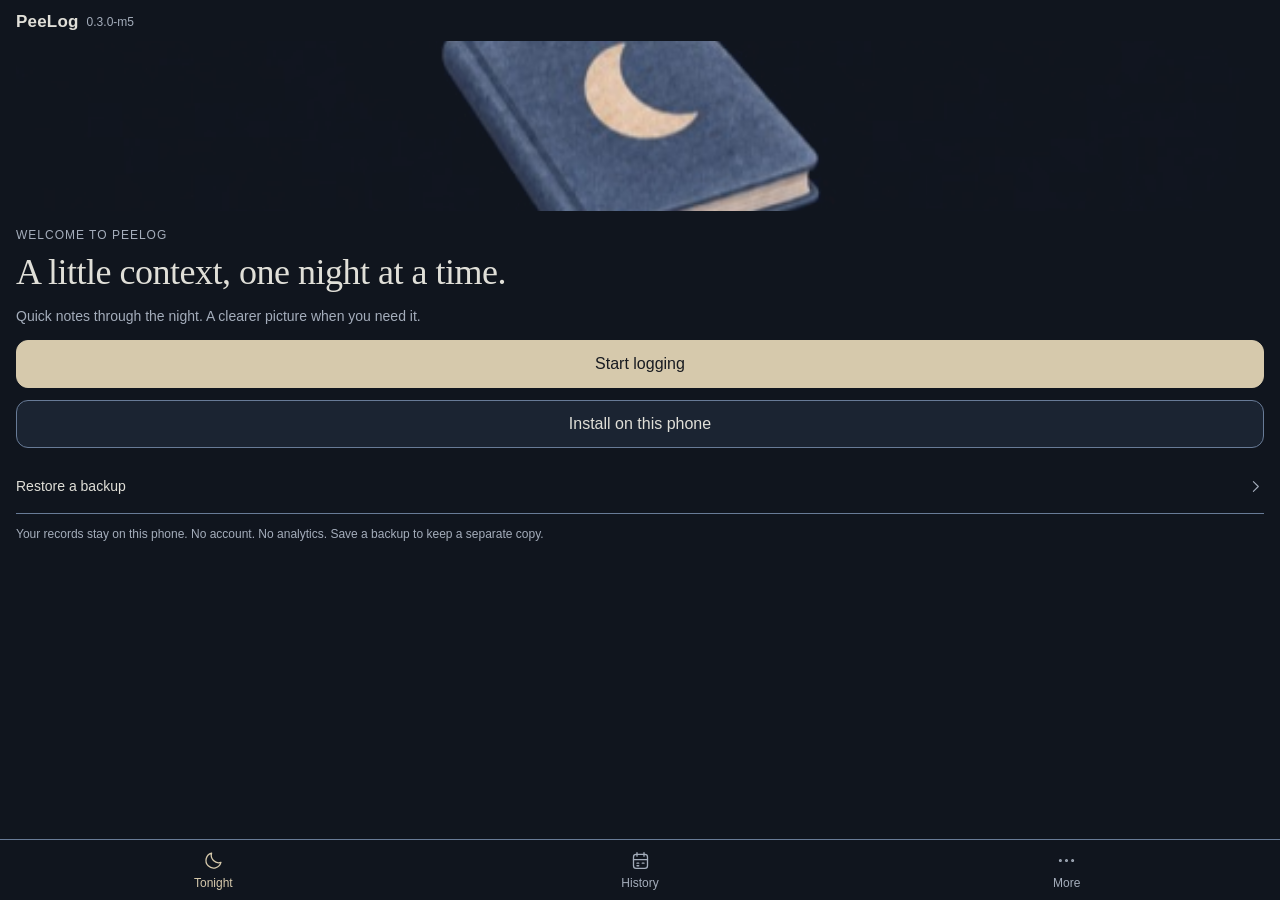
<file: index.html>
<!doctype html>
<html lang="en">
<head>
<meta charset="utf-8">
<meta name="viewport" content="width=device-width, initial-scale=1, viewport-fit=cover">
<title>PeeLog</title>
<meta name="description" content="Night-wetting tracker.">

<meta name="theme-color" content="#10151E">
<meta name="color-scheme" content="dark">
<link rel="manifest" href="manifest.webmanifest">

<!-- Still required by older iOS; modern iOS reads display:standalone from the manifest. -->
<meta name="apple-mobile-web-app-capable" content="yes">
<meta name="apple-mobile-web-app-status-bar-style" content="black-translucent">
<meta name="apple-mobile-web-app-title" content="PeeLog">
<link rel="apple-touch-icon" href="icons/apple-touch-icon-180.png">
<link rel="icon" href="icons/favicon-32.png" sizes="32x32">

<link rel="stylesheet" href="app.css">
</head>
<body>

<!-- sprite:start -->
<svg xmlns="http://www.w3.org/2000/svg" style="display:none" aria-hidden="true"><symbol id="i-moon" viewBox="0 0 24 24"><path d="M20.5 14.2A8.6 8.6 0 0 1 9.8 3.5a8.7 8.7 0 1 0 10.7 10.7Z"/></symbol><symbol id="i-toilet" viewBox="0 0 24 24"><path d="M5 4h5v8H5zM5 12h15c0 4-3 6-7 6H9c-2 0-4-2-4-6ZM10 18v3h6l-1-3M13 9h7"/></symbol><symbol id="i-carry" viewBox="0 0 24 24"><circle cx="9" cy="5" r="2"/><path d="M5 21v-7c0-3 1-5 4-5l4 5h6M9 14v7M13 7l2 2 4-2M15 9l-2 4"/><circle cx="19" cy="4" r="1.5"/></symbol><symbol id="i-dinner" viewBox="0 0 24 24"><path d="M6 3v5a2 2 0 0 0 4 0V3M8 3v18M17 3c-2 1-3 3-3 6v4h3v8"/></symbol><symbol id="i-water" viewBox="0 0 24 24"><path d="M6 5h12l-1.5 15h-9ZM7 11c3-2 6 2 10 0M10 2h4"/></symbol><symbol id="i-wake" viewBox="0 0 24 24"><path d="M6 14a6 6 0 0 1 12 0M3 14h18M5 5l2 2M12 2v3M19 5l-2 2M6 18h12M9 21h6"/></symbol><symbol id="i-drop" viewBox="0 0 24 24"><path d="M12 3c-2 4-7 8-7 12a7 7 0 0 0 14 0c0-4-5-8-7-12ZM9 16c0 1.5 1 2 2 2"/></symbol><symbol id="i-history" viewBox="0 0 24 24"><rect x="4" y="5" width="16" height="16" rx="3"/><path d="M8 3v4M16 3v4M4 11h16M8 15h2M14 15h2M8 18h2"/></symbol><symbol id="i-more" viewBox="0 0 24 24"><circle cx="5" cy="12" r="1"/><circle cx="12" cy="12" r="1"/><circle cx="19" cy="12" r="1"/></symbol><symbol id="i-check" viewBox="0 0 24 24"><path d="m6 12 4 4 8-8"/></symbol><symbol id="i-chevron-right" viewBox="0 0 24 24"><path d="m9 5 7 7-7 7"/></symbol><symbol id="i-back" viewBox="0 0 24 24"><path d="m14 5-7 7 7 7"/></symbol><symbol id="i-undo" viewBox="0 0 24 24"><path d="m8 5-5 5 5 5M3 10h10a6 6 0 0 1 0 12"/></symbol><symbol id="i-plus" viewBox="0 0 24 24"><path d="M12 5v14M5 12h14"/></symbol><symbol id="i-minus" viewBox="0 0 24 24"><path d="M5 12h14"/></symbol><symbol id="i-close" viewBox="0 0 24 24"><path d="m6 6 12 12M18 6 6 18"/></symbol><symbol id="i-edit" viewBox="0 0 24 24"><path d="m4 16-1 5 5-1L20 8l-4-4L4 16ZM14 6l4 4"/></symbol><symbol id="i-delete" viewBox="0 0 24 24"><path d="M4 7h16M9 3h6l1 4M6 7l1 14h10l1-14M10 11v6M14 11v6"/></symbol><symbol id="i-clock" viewBox="0 0 24 24"><circle cx="12" cy="12" r="9"/><path d="M12 7v5l3 2"/></symbol><symbol id="i-bed" viewBox="0 0 24 24"><path d="M3 6v15M21 12v9M3 17h18M3 12h18M7 12V8h5v4M12 9h5c3 0 4 1 4 3"/></symbol><symbol id="i-sun" viewBox="0 0 24 24"><circle cx="12" cy="12" r="4"/><path d="M12 2v2M12 20v2M2 12h2M20 12h2M5 5l1 1M18 18l1 1M19 5l-1 1M6 18l-1 1"/></symbol><symbol id="i-note" viewBox="0 0 24 24"><path d="M5 3h10l4 4v14H5ZM15 3v5h4M8 12h8M8 16h6"/></symbol><symbol id="i-patterns" viewBox="0 0 24 24"><path d="M4 3v17h17M8 16v-4M13 16V7M18 16v-7"/></symbol><symbol id="i-routine" viewBox="0 0 24 24"><path d="M5 7h13l-3-3M19 17H6l3 3M19 7v4M5 17v-4"/></symbol><symbol id="i-backup" viewBox="0 0 24 24"><path d="M5 16v5h14v-5M12 16V3M7 8l5-5 5 5"/></symbol><symbol id="i-restore" viewBox="0 0 24 24"><path d="M5 16v5h14v-5M12 3v13M7 11l5 5 5-5"/></symbol><symbol id="i-share" viewBox="0 0 24 24"><path d="M8 9H4v12h16V9h-4M12 15V2M8 6l4-4 4 4"/></symbol><symbol id="i-print" viewBox="0 0 24 24"><path d="M7 8V3h10v5M6 17H3V9h18v8h-3M7 14h10v7H7ZM17 11h1"/></symbol><symbol id="i-shield" viewBox="0 0 24 24"><path d="m12 3 8 3v6c0 5-8 9-8 9s-8-4-8-9V6l8-3ZM8 12l3 3 5-6"/></symbol><symbol id="i-info" viewBox="0 0 24 24"><circle cx="12" cy="12" r="9"/><path d="M12 11v6M12 7v.1"/></symbol><symbol id="i-alert" viewBox="0 0 24 24"><path d="m12 3 10 18H2L12 3ZM12 9v5M12 17v.1"/></symbol><symbol id="i-phone" viewBox="0 0 24 24"><rect x="6" y="2" width="12" height="20" rx="3"/><path d="M10 5h4M10 19h4"/></symbol><symbol id="i-offline" viewBox="0 0 24 24"><path d="m3 3 18 18M5 8a13 13 0 0 0-3 2M8 12a7 7 0 0 0-2 2M10 17l2 2 2-2M10 6a13 13 0 0 1 12 4M14 11a7 7 0 0 1 4 3"/></symbol><symbol id="i-appearance" viewBox="0 0 24 24"><circle cx="12" cy="12" r="9"/><path d="M12 3v18M12 7a5 5 0 0 1 0 10"/></symbol><symbol id="i-reminder" viewBox="0 0 24 24"><path d="M5 17h14l-2-3V9a5 5 0 0 0-10 0v5l-2 3ZM10 21h4M12 2v2"/></symbol><symbol id="i-filter" viewBox="0 0 24 24"><path d="M4 6h16M7 12h10M10 18h4"/></symbol><symbol id="i-empty" viewBox="0 0 24 24"><path d="M4 5h7l2 2h7v14H4ZM8 13h8M8 17h5"/></symbol><symbol id="i-review" viewBox="0 0 24 24"><circle cx="12" cy="12" r="9"/><path d="M12 6v7M12 17v.1"/></symbol><symbol id="i-dry" viewBox="0 0 24 24"><circle cx="12" cy="12" r="7"/></symbol><symbol id="i-missing" viewBox="0 0 24 24"><path stroke-dasharray="2 4" d="M19 12a7 7 0 1 1-14 0 7 7 0 0 1 14 0"/></symbol><symbol id="i-complete" viewBox="0 0 24 24"><circle cx="12" cy="12" r="9"/><path d="m7 12 3 3 7-7"/></symbol></svg>
<!-- sprite:end -->

<p class="banner" id="banner" hidden></p>

<header class="top">
  <button class="back" id="back" type="button" aria-label="Back" hidden><svg class="ico"><use href="#i-back"/></svg></button>
  <h1>PeeLog</h1>
  <span class="ver" id="ver">–</span>
</header>

<main>
  <!-- Router container: js/app.js mounts one screen module here. -->
  <div class="view" id="screen"></div>
</main>

<nav class="tabs">
  <a href="#/tonight" data-tab="tonight" aria-current="page"><svg class="ico"><use href="#i-moon"/></svg><span>Tonight</span></a>
  <a href="#/history" data-tab="history"><svg class="ico"><use href="#i-history"/></svg><span>History</span></a>
  <a href="#/more" data-tab="more"><svg class="ico"><use href="#i-more"/></svg><span>More</span></a>
</nav>

<script type="module" src="js/app.js"></script>
</body>
</html>
</file>
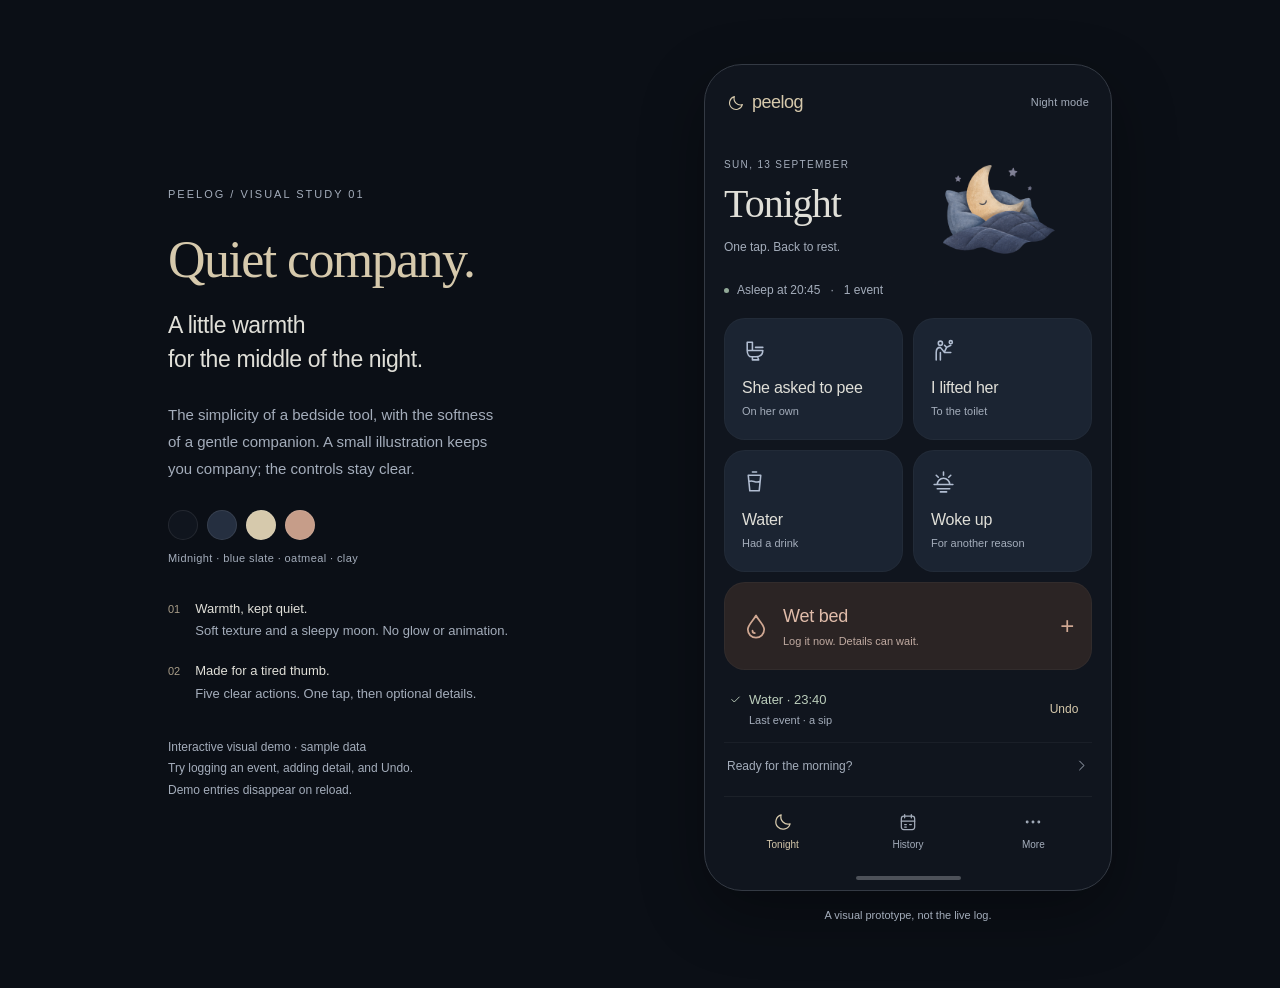
<file: docs/demo/index.html>
<!doctype html>
<html lang="en">
<head>
  <meta charset="utf-8">
  <meta name="viewport" content="width=device-width, initial-scale=1">
  <meta name="color-scheme" content="dark">
  <title>PeeLog — Quiet company</title>
  <link rel="stylesheet" href="style.css">
</head>
<body>
  <svg class="icon-library" xmlns="http://www.w3.org/2000/svg" aria-hidden="true">
    <defs>
      <symbol id="icon-moon" viewBox="0 0 24 24"><path d="M20.5 14.2A8.6 8.6 0 0 1 9.8 3.5a8.7 8.7 0 1 0 10.7 10.7Z"/></symbol>
      <symbol id="icon-toilet" viewBox="0 0 24 24"><path d="M5 4h5v8H5zM5 12h15c0 4-3 6-7 6H9c-2 0-4-2-4-6ZM10 18v3h6l-1-3M13 9h7"/></symbol>
      <symbol id="icon-carry" viewBox="0 0 24 24"><circle cx="9" cy="5" r="2"/><path d="M5 21v-7c0-3 1-5 4-5l4 5h6M9 14v7M13 7l2 2 4-2M15 9l-2 4"/><circle cx="19" cy="4" r="1.5"/></symbol>
      <symbol id="icon-water" viewBox="0 0 24 24"><path d="M6 5h12l-1.5 15h-9ZM7 11c3-2 6 2 10 0M10 2h4"/></symbol>
      <symbol id="icon-wake" viewBox="0 0 24 24"><path d="M6 14a6 6 0 0 1 12 0M3 14h18M5 5l2 2M12 2v3M19 5l-2 2M6 18h12M9 21h6"/></symbol>
      <symbol id="icon-drop" viewBox="0 0 24 24"><path d="M12 3c-2 4-7 8-7 12a7 7 0 0 0 14 0c0-4-5-8-7-12ZM9 16c0 1.5 1 2 2 2"/></symbol>
      <symbol id="icon-history" viewBox="0 0 24 24"><rect x="4" y="5" width="16" height="16" rx="3"/><path d="M8 3v4M16 3v4M4 11h16M8 15h2M14 15h2M8 18h2"/></symbol>
      <symbol id="icon-more" viewBox="0 0 24 24"><circle cx="5" cy="12" r="1"/><circle cx="12" cy="12" r="1"/><circle cx="19" cy="12" r="1"/></symbol>
      <symbol id="icon-check" viewBox="0 0 24 24"><path d="m6 12 4 4 8-8"/></symbol>
      <symbol id="icon-arrow" viewBox="0 0 24 24"><path d="m9 5 7 7-7 7"/></symbol>
      <symbol id="icon-undo" viewBox="0 0 24 24"><path d="m8 5-5 5 5 5M3 10h10a6 6 0 0 1 0 12"/></symbol>
    </defs>
  </svg>

  <main class="study">
    <aside class="direction">
      <p class="eyebrow">PEELOG / VISUAL STUDY 01</p>
      <h1>Quiet company.</h1>
      <p class="intro">A little warmth<br> for the middle of the night.</p>
      <p class="description">The simplicity of a bedside tool, with the softness of a gentle companion. A small illustration keeps you company; the controls stay clear.</p>
      <div class="palette" aria-label="Palette: midnight, blue slate, oatmeal, and clay">
        <span style="--swatch:#10151e"></span><span style="--swatch:#252f40"></span><span style="--swatch:#d6c9ac"></span><span style="--swatch:#c69d89"></span>
      </div>
      <p class="palette-label">Midnight · blue slate · oatmeal · clay</p>
      <div class="study-note"><span class="note-number">01</span><p><b>Warmth, kept quiet.</b><br>Soft texture and a sleepy moon. No glow or animation.</p></div>
      <div class="study-note"><span class="note-number">02</span><p><b>Made for a tired thumb.</b><br>Five clear actions. One tap, then optional details.</p></div>
      <p class="demo-label">Interactive visual demo · sample data<br>Try logging an event, adding detail, and Undo.<br>Demo entries disappear on reload.</p>
    </aside>

    <div class="phone-wrap">
      <div class="phone">
        <header class="app-header"><span class="brand"><svg aria-hidden="true"><use href="#icon-moon"/></svg>peelog</span><span class="night-mode">Night mode</span></header>
        <section class="screen" id="tonight" aria-labelledby="tonight-title">
          <div class="night-heading"><div><p class="overline">SUN, 13 SEPTEMBER</p><h2 id="tonight-title">Tonight</h2><p class="night-subtitle">One tap. Back to rest.</p></div><img class="bedtime-art" src="assets/bedtime-moon.png" alt="" width="210" height="140"></div>
          <div class="night-context"><span class="quiet-dot"></span>Asleep at 20:45<span class="context-divider">·</span><span id="event-count">1 event</span></div>
          <div class="action-grid" aria-label="Log a nighttime event">
            <button class="event" data-event="selfToilet"><svg aria-hidden="true"><use href="#icon-toilet"/></svg><span>She asked to pee</span><small>On her own</small></button>
            <button class="event" data-event="lift"><svg aria-hidden="true"><use href="#icon-carry"/></svg><span>I lifted her</span><small>To the toilet</small></button>
            <button class="event" data-event="drink"><svg aria-hidden="true"><use href="#icon-water"/></svg><span>Water</span><small>Had a drink</small></button>
            <button class="event" data-event="wake"><svg aria-hidden="true"><use href="#icon-wake"/></svg><span>Woke up</span><small>For another reason</small></button>
            <button class="event wet" data-event="wet"><svg aria-hidden="true"><use href="#icon-drop"/></svg><span><span class="wet-title">Wet bed</span><small>Log it now. Details can wait.</small></span><span class="plus" aria-hidden="true">+</span></button>
          </div>
          <div class="saved-strip"><div class="saved-copy" role="status" aria-live="polite"><span class="saved-title"><svg aria-hidden="true"><use href="#icon-check"/></svg><span id="saved-title">Water · 23:40</span></span><span class="saved-subtitle" id="saved-subtitle">Last event · a sip</span></div><button class="undo" id="undo">Undo</button></div>
          <section class="details" id="details" aria-label="Optional event details" hidden><div class="detail-heading"><span id="detail-title">Add a little detail?</span><button id="done">Done</button></div><div class="chips" id="chips"></div><p>Optional. Your demo event is already recorded.</p></section>
          <button class="morning-link" id="morning-open"><span>Ready for the morning?</span><svg aria-hidden="true"><use href="#icon-arrow"/></svg></button>
        </section>

        <section class="screen other-screen" id="history" aria-labelledby="history-title" hidden>
          <p class="overline">ONE NIGHT AT A TIME</p><h2 id="history-title">History</h2><p class="section-intro">A little context, when you have a moment.</p>
          <div class="history-caption"><span>SEPTEMBER</span><span>Sample nights</span></div>
          <div id="current-night" class="history-row"><span><b>Sun, 13 September</b><small id="history-events">1 event · night in progress</small></span><span class="outcome pending" id="history-outcome">Open</span></div>
          <div class="history-row"><span><b>Sat, 12 September</b><small>Asked to pee · 03:15</small></span><span class="outcome">Dry</span></div>
          <div class="history-row"><span><b>Fri, 11 September</b><small>1 wetting · 02:20</small></span><span class="outcome wet-outcome">Wet</span></div>
          <div class="history-row"><span><b>Thu, 10 September</b><small>No nighttime events</small></span><span class="outcome">Dry</span></div>
          <div class="history-row"><span><b>Wed, 9 September</b><small>Morning review missing</small></span><span class="outcome pending">Unconfirmed</span></div>
          <p class="history-footnote">Every night is information.<br>No scores. No streaks.</p>
        </section>

        <section class="screen other-screen" id="more" aria-labelledby="more-title" hidden><p class="overline">YOUR BEDSIDE SPACE</p><h2 id="more-title">A little quieter</h2><p class="section-intro">Keep the warmth, or turn it down.</p><label class="setting"><span><b>Bedtime illustration</b><small>A quiet companion above the controls</small></span><input type="checkbox" id="show-art" checked></label><p class="history-footnote">This study explores the nighttime appearance.<br>Daytime appearance is still to be decided.</p><button class="reset" id="reset">Reset demo</button></section>

        <section class="screen other-screen" id="morning" aria-labelledby="morning-title" hidden><p class="overline">MON, 14 SEPTEMBER</p><h2 id="morning-title">Morning check-in</h2><p class="section-intro">How was the night?</p><div class="morning-options"><button data-outcome="Dry"><svg aria-hidden="true"><use href="#icon-moon"/></svg>Dry night</button><button data-outcome="Wet"><svg aria-hidden="true"><use href="#icon-drop"/></svg>Wet night</button></div><p class="morning-feedback" id="morning-feedback" role="status">Choose an outcome to complete the demo night.</p><p class="history-footnote">Other details can wait.<br>Only the outcome is filled in.</p><button class="reset" id="back">Back to Tonight</button></section>

        <nav class="tabbar" aria-label="Main navigation"><button data-screen="tonight" aria-current="page"><svg aria-hidden="true"><use href="#icon-moon"/></svg>Tonight</button><button data-screen="history"><svg aria-hidden="true"><use href="#icon-history"/></svg>History</button><button data-screen="more"><svg aria-hidden="true"><use href="#icon-more"/></svg>More</button></nav>
        <div class="home-indicator" aria-hidden="true"></div>
      </div>
      <p class="phone-caption">A visual prototype, not the live log.</p>
    </div>
  </main>
  <script src="demo.js"></script>
</body>
</html>
</file>
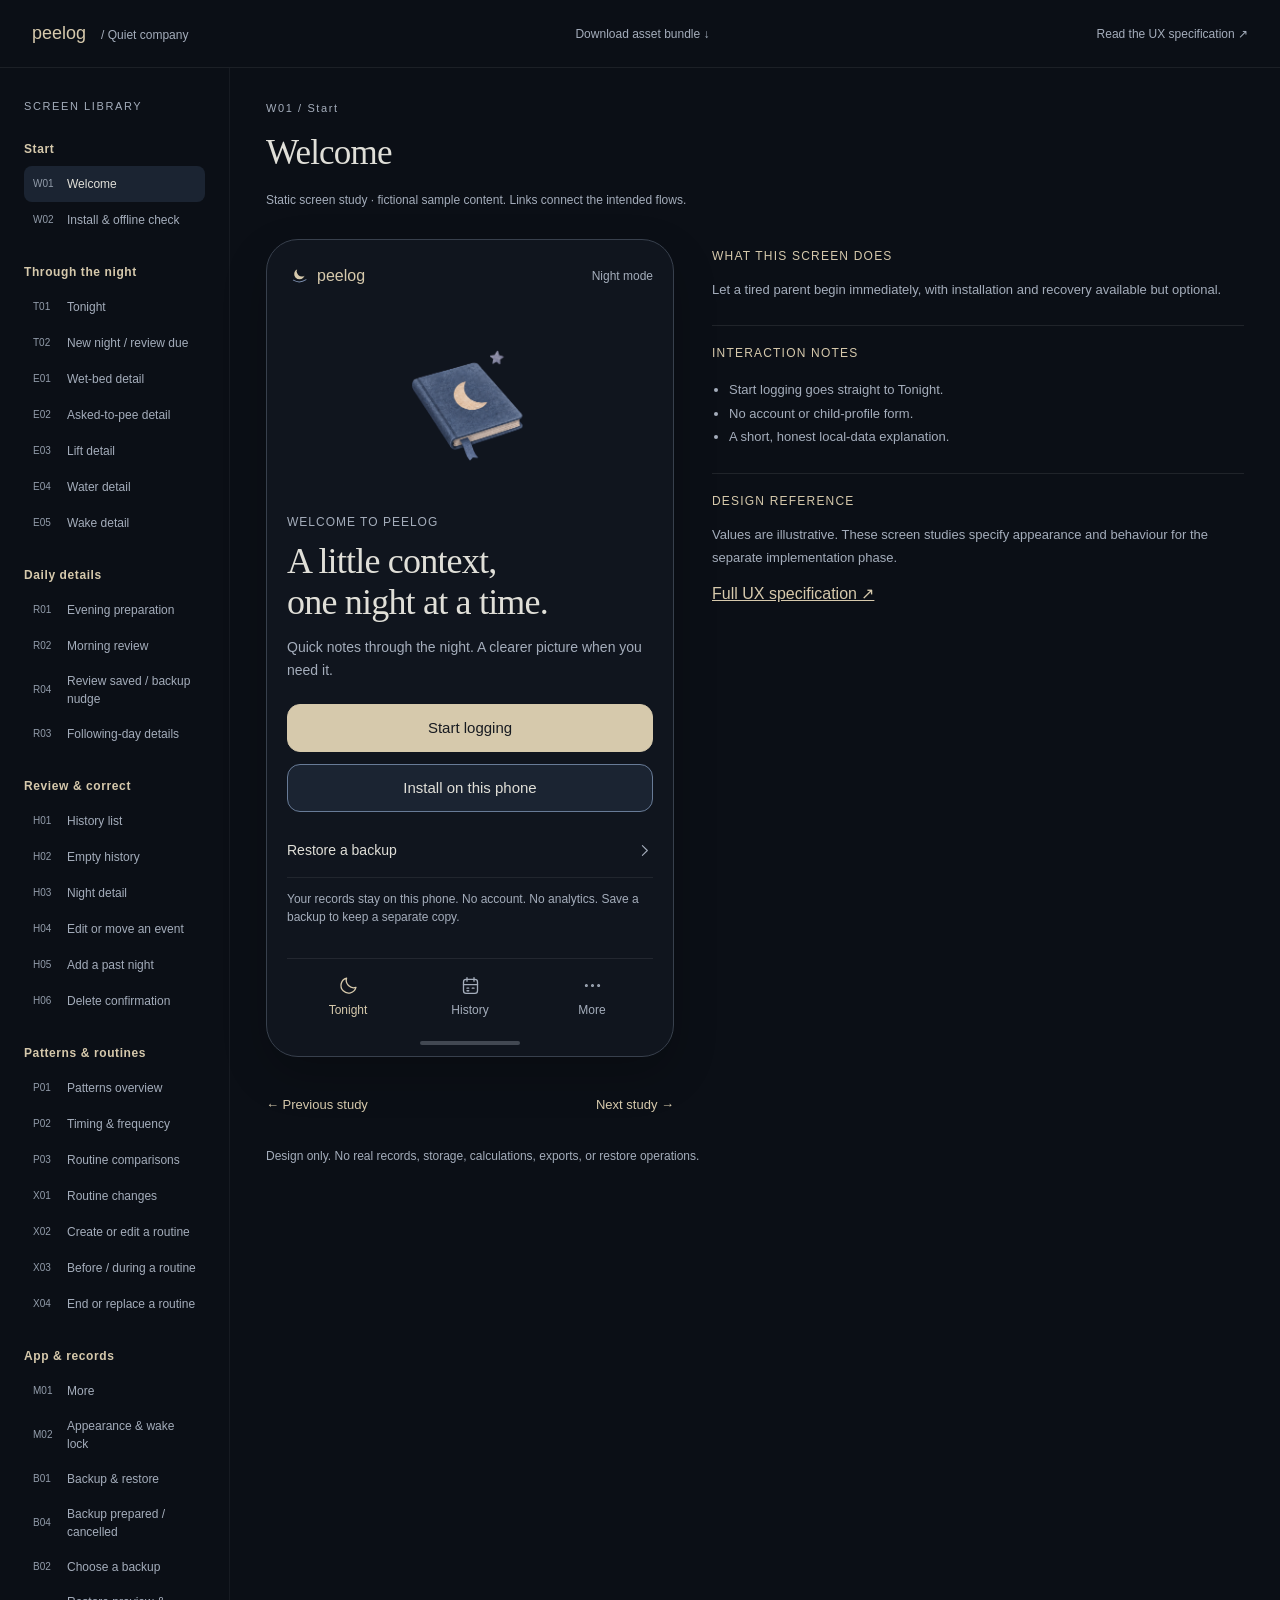
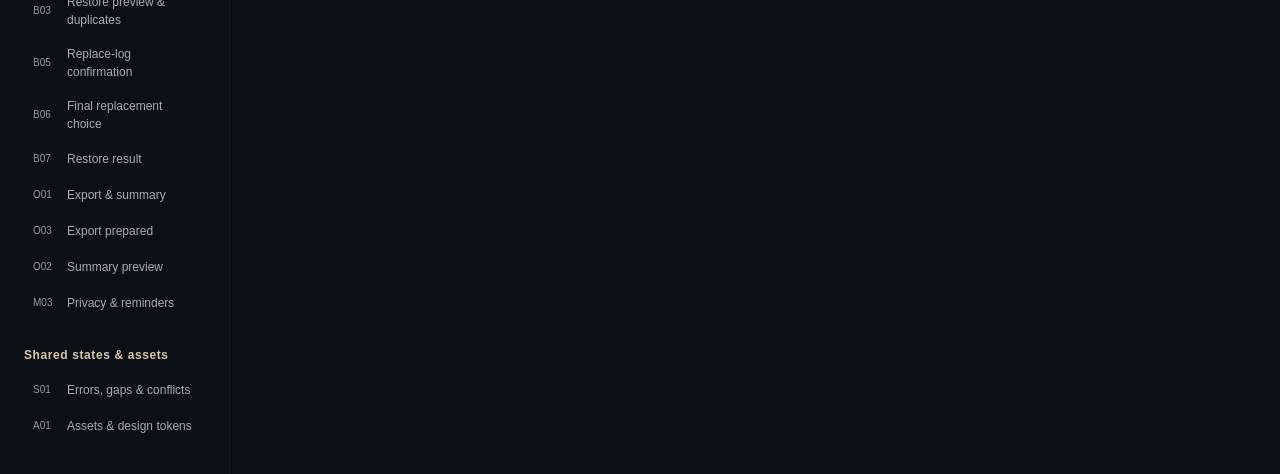
<file: docs/ux/index.html>
<!doctype html><html lang="en"><head><meta charset="utf-8"><meta name="viewport" content="width=device-width,initial-scale=1"><meta name="color-scheme" content="dark"><title>PeeLog — UX & assets</title><link rel="stylesheet" href="atlas.css"></head><body>
<header class="atlas-header"><a href="../demo/">peelog <span>/ Quiet company</span></a><a href="peelog-assets.zip" download>Download asset bundle ↓</a><a href="../UX-HANDOFF.md">Read the UX specification ↗</a></header>
<div class="atlas-layout"><aside class="catalog"><p class="eyebrow">SCREEN LIBRARY</p><nav id="catalog" aria-label="Screen library"></nav></aside><main><div class="mobile-picker"><label for="screen-picker">Explore a screen</label><select id="screen-picker"></select></div><div class="study-heading"><p class="eyebrow" id="screen-id"></p><h1 id="study-title"></h1><p id="study-caption">Static screen study · fictional sample content. Links connect the intended flows.</p></div><div class="study-body"><div class="device"><header class="product-header"><a href="#tonight" aria-label="PeeLog Tonight"><img src="assets/brand/mark.svg" alt="" width="26" height="26">peelog</a><span>Night mode</span></header><div id="screen" class="screen"></div><nav class="tabs" aria-label="App navigation"><a href="#tonight" data-tab="tonight"><svg><use href="assets/icons.svg#moon"/></svg>Tonight</a><a href="#history" data-tab="history"><svg><use href="assets/icons.svg#history"/></svg>History</a><a href="#more" data-tab="more"><svg><use href="assets/icons.svg#more"/></svg>More</a></nav><div class="home-line"></div></div><aside class="annotation" id="annotation"></aside></div><div class="pager"><a id="previous" href="#welcome">← Previous study</a><a id="next" href="#install">Next study →</a></div><p class="footer-note">Design only. No real records, storage, calculations, exports, or restore operations.</p></main></div><script src="screens.js"></script><script src="atlas.js"></script></body></html>
</file>
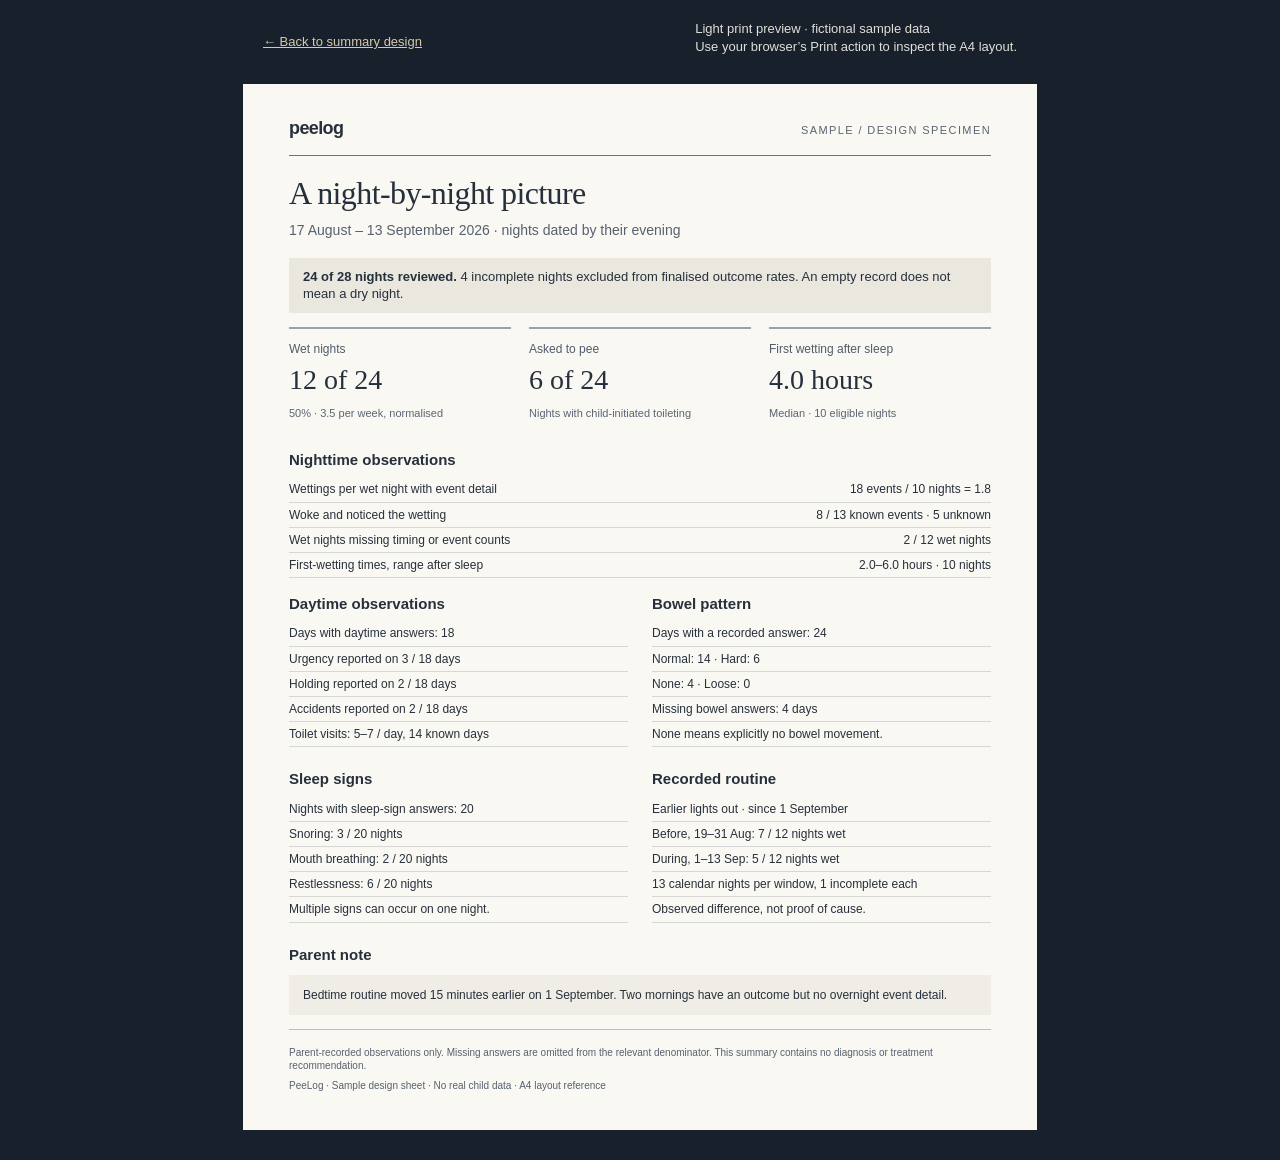
<file: docs/ux/report.html>
<!doctype html><html lang="en"><head><meta charset="utf-8"><meta name="viewport" content="width=device-width,initial-scale=1"><title>PeeLog — sample night summary</title><style>
*{box-sizing:border-box}body{margin:0;background:#18202b;color:#26303c;font:14px/1.35 -apple-system,BlinkMacSystemFont,'Segoe UI',sans-serif}.toolbar{max-width:794px;margin:20px auto;color:#e0dfd8;padding:0 20px;display:flex;gap:20px;justify-content:space-between;flex-wrap:wrap;font-size:13px}.toolbar a{color:#d6c9ac;min-height:44px;display:flex;align-items:center}.sheet{background:#faf8f2;width:calc(100% - 40px);max-width:794px;margin:0 auto 30px;padding:32px 46px;min-height:1030px}.header{display:flex;align-items:baseline;justify-content:space-between;border-bottom:1px solid #687382;padding-bottom:15px;gap:14px}.brand{font-size:18px;font-weight:600;letter-spacing:-.6px}.sample{font-size:11px;letter-spacing:1.4px;color:#5a6573}h1{font:400 32px/1.2 Georgia,serif;letter-spacing:-.6px;margin:18px 0 8px}.period{font-size:14px;color:#566170;margin:0 0 18px}.coverage{font-size:13px;background:#eae7de;padding:10px 14px;margin:12px 0 14px}h2{font-size:15px;font-weight:600;margin:16px 0 7px}.figures{display:grid;grid-template-columns:repeat(3,1fr);gap:18px}.figure{padding:12px 0;border-top:2px solid #97a1b0}.figure span{display:block;font-size:12px;color:#4f5c6c}.figure b{display:block;font:400 28px/1.3 Georgia,serif;margin:5px 0}.figure small{font-size:11px;color:#5a6573}.twocol{display:grid;grid-template-columns:1fr 1fr;gap:24px}.notes{padding:0;margin:6px 0;list-style:none;font-size:12px}.notes li{padding:4px 0;border-bottom:1px solid #d6d8d8}.notes strong{font-weight:500}table{width:100%;border-collapse:collapse;font-size:12px}td{padding:4px 0;border-bottom:1px solid #d6d8d8}td:last-child{text-align:right}.note{background:#efede5;padding:12px 14px;font-size:12px;margin-top:10px}.foot{border-top:1px solid #b7bec5;margin-top:14px;padding-top:10px;font-size:10px;color:#566170}.foot p{margin:6px 0}@page{size:A4;margin:12mm}@media print{body{background:white}.toolbar{display:none}.sheet{width:auto;max-width:none;min-height:0;margin:0;padding:0;background:white}h2,.figure,.twocol,.note{break-inside:avoid}h2{break-after:avoid}.foot{font-size:10px}}@media(max-width:550px){.sheet{width:calc(100% - 20px);padding:25px 22px;min-height:0}.figures{grid-template-columns:1fr;gap:10px}.twocol{grid-template-columns:1fr;gap:0}.header{align-items:start;flex-direction:column;gap:4px}h1{font-size:28px}}
</style></head><body><div class="toolbar"><a href="index.html#summary">← Back to summary design</a><span>Light print preview · fictional sample data<br>Use your browser’s Print action to inspect the A4 layout.</span></div><article class="sheet"><header class="header"><span class="brand">peelog</span><span class="sample">SAMPLE / DESIGN SPECIMEN</span></header><h1>A night-by-night picture</h1><p class="period">17 August – 13 September 2026 · nights dated by their evening</p><div class="coverage"><b>24 of 28 nights reviewed.</b> 4 incomplete nights excluded from finalised outcome rates. An empty record does not mean a dry night.</div><div class="figures"><div class="figure"><span>Wet nights</span><b>12 of 24</b><small>50% · 3.5 per week, normalised</small></div><div class="figure"><span>Asked to pee</span><b>6 of 24</b><small>Nights with child-initiated toileting</small></div><div class="figure"><span>First wetting after sleep</span><b>4.0 hours</b><small>Median · 10 eligible nights</small></div></div><h2>Nighttime observations</h2><table><tbody><tr><td>Wettings per wet night with event detail</td><td>18 events / 10 nights = 1.8</td></tr><tr><td>Woke and noticed the wetting</td><td>8 / 13 known events · 5 unknown</td></tr><tr><td>Wet nights missing timing or event counts</td><td>2 / 12 wet nights</td></tr><tr><td>First-wetting times, range after sleep</td><td>2.0–6.0 hours · 10 nights</td></tr></tbody></table><div class="twocol"><section><h2>Daytime observations</h2><ul class="notes"><li><strong>Days with daytime answers:</strong> 18</li><li>Urgency reported on 3 / 18 days</li><li>Holding reported on 2 / 18 days</li><li>Accidents reported on 2 / 18 days</li><li>Toilet visits: 5–7 / day, 14 known days</li></ul></section><section><h2>Bowel pattern</h2><ul class="notes"><li><strong>Days with a recorded answer:</strong> 24</li><li>Normal: 14 · Hard: 6</li><li>None: 4 · Loose: 0</li><li>Missing bowel answers: 4 days</li><li>None means explicitly no bowel movement.</li></ul></section></div><div class="twocol"><section><h2>Sleep signs</h2><ul class="notes"><li><strong>Nights with sleep-sign answers:</strong> 20</li><li>Snoring: 3 / 20 nights</li><li>Mouth breathing: 2 / 20 nights</li><li>Restlessness: 6 / 20 nights</li><li>Multiple signs can occur on one night.</li></ul></section><section><h2>Recorded routine</h2><ul class="notes"><li><strong>Earlier lights out</strong> · since 1 September</li><li>Before, 19–31 Aug: 7 / 12 nights wet</li><li>During, 1–13 Sep: 5 / 12 nights wet</li><li>13 calendar nights per window, 1 incomplete each</li><li>Observed difference, not proof of cause.</li></ul></section></div><h2>Parent note</h2><div class="note">Bedtime routine moved 15 minutes earlier on 1 September. Two mornings have an outcome but no overnight event detail.</div><footer class="foot"><p>Parent-recorded observations only. Missing answers are omitted from the relevant denominator. This summary contains no diagnosis or treatment recommendation.</p><p>PeeLog · Sample design sheet · No real child data · A4 layout reference</p></footer></article></body></html>
</file>
<file: app.css>
/* PeeLog — dark-first. Everything is tuned for a dark bedroom at 3am:
   near-black ground, desaturated accents, no white surfaces, no animation
   that draws the eye, large thumb-zone targets. Tokens below are adopted
   verbatim from docs/ux/tokens.json ("Quiet company") — the art in
   assets/art/ bakes in this exact background colour, so it cannot drift. */

:root {
  color-scheme: dark;

  --bg:          #10151E;
  --surface:     #1B2432;
  --raised:      #252F40;
  --border:      #687B97;
  --text:        #E0DFD8;
  --secondary:   #A4ADBB;
  --accent:      #D6C9AC;
  --wet:         #D0A893;
  --wet-surface: #2B2424;
  --saved:       #ADBFAD;
  --error:       #E7AE9D;
  --focus:       #D6C9AC;

  --font-heading: Georgia, serif;
  --font-body: -apple-system, BlinkMacSystemFont, "Segoe UI", sans-serif;
  --size-title:     36px;
  --size-action:    18px;
  --size-body:      16px;
  --size-secondary: 14px;
  --size-meta:      12px;

  --radius-action: 20px;
  --radius-field:  12px;
  --radius-sheet:  24px;

  --tap: 0.12s ease-out;
  --safe-top: env(safe-area-inset-top, 0px);
  --safe-bot: env(safe-area-inset-bottom, 0px);
}

* { box-sizing: border-box; }

html, body {
  margin: 0;
  height: 100%;
  background: var(--bg);
  color: var(--text);
  font: var(--size-body)/1.45 var(--font-body);
  -webkit-font-smoothing: antialiased;
}

body {
  display: flex;
  flex-direction: column;
  /* No accidental text selection or blue flashes on a half-asleep double tap. */
  -webkit-user-select: none;
  user-select: none;
  -webkit-tap-highlight-color: transparent;
  overscroll-behavior: none;
  padding-top: var(--safe-top);
}

a { color: inherit; }
button, input, select, textarea { font: inherit; }
button, a, select { -webkit-tap-highlight-color: transparent; }

/* Two taps on the action grid at 3am are two events, never a double-tap zoom —
   which would also cost every first tap Safari's 300ms wait. */
.action, .chip, .button, .linkrow, .tabs a, .actions button,
.saved .what, .saved .undo {
  touch-action: manipulation;
}

:focus-visible {
  outline: 2px solid var(--focus);
  outline-offset: 4px;
}

/* Icons: same-document <use> only — Safari has never resolved <use
   href="file.svg#id">, so the sprite is inlined by tools/make_sprite.py. */
.ico {
  width: 24px;
  height: 24px;
  fill: none;
  stroke: currentColor;
  stroke-width: 1.5;
  stroke-linecap: round;
  stroke-linejoin: round;
  flex: none;
}

.banner {
  background: #2A2416;
  color: #D8C28A;
  font-size: var(--size-secondary);
  text-align: center;
  padding: 7px 12px;
  border-bottom: 1px solid #3A3320;
  margin: 0;
}
.banner[hidden] { display: none; }

.top {
  display: flex;
  align-items: center;
  gap: 8px;
  padding: 10px 16px 6px;
}
.top h1 { font-size: 17px; font-weight: 600; margin: 0; letter-spacing: 0.2px; }
/* The one way back, always top-left: no screen carries its own "Back to…"
   row, so a trail of edits never grows a second set of links. */
.top .back {
  display: flex;
  align-items: center;
  justify-content: center;
  min-width: 44px;
  min-height: 44px;
  margin: -10px 0 -10px -14px;
  appearance: none;
  background: none;
  border: 0;
  color: var(--accent);
  cursor: pointer;
}
.top .back[hidden] { display: none; }
.top .back .ico { width: 22px; height: 22px; }
.ver { font-size: var(--size-meta); color: var(--secondary); font-variant-numeric: tabular-nums; }

main { flex: 1; overflow-y: auto; -webkit-overflow-scrolling: touch; }
.view { padding: 0 16px 24px; }
.view[hidden] { display: none; }

.stub  { color: var(--secondary); font-size: var(--size-secondary); margin: 4px 4px 18px; }
.small { color: var(--secondary); font-size: var(--size-meta); margin: 12px 0; }

h2 {
  font: 400 var(--size-title)/1.15 var(--font-heading);
  letter-spacing: -0.5px;
  margin: 0 0 12px;
  color: var(--text);
}
h3 { font: 500 17px/1.3 var(--font-body); margin: 0 0 10px; color: var(--text); }

/* ── Tonight header: art vignette + serif title ──────────────────────── */
.title-art {
  position: relative;
  overflow: hidden;
  min-height: 120px;
  padding: 14px 4px 0;
}
.title-art img {
  position: absolute;
  width: 200px;
  height: 133px;
  object-fit: cover;
  right: -20px;
  top: -10px;
  mix-blend-mode: lighten;
  pointer-events: none;
}
.title-art > div { position: relative; z-index: 1; max-width: 65%; }
.title-art h2 { margin: 0; }
.title-art .lead { max-width: 180px; margin-bottom: 0; }

.overline {
  font-size: var(--size-meta);
  letter-spacing: 1px;
  text-transform: uppercase;
  color: var(--secondary);
  margin: 0 0 8px;
}
.lead {
  font-size: var(--size-secondary);
  color: var(--secondary);
  line-height: 1.6;
  margin: 0 0 10px;
}

/* A full-width vignette, for the screens that lead with art rather than
   tucking it behind a title (H02's empty history, W01). */
.art {
  display: block;
  width: 100%;
  height: 170px;
  object-fit: cover;
  mix-blend-mode: lighten;
  margin: 0 0 16px;
}

/* Decorative only — hides without moving any control. */
body.no-art .art,
body.no-art .title-art img { display: none; }

/* Short screens lose decoration first, never a control (handoff rule 2). */
@media (max-height: 700px) {
  .title-art { min-height: 92px; padding-top: 8px; }
  .title-art img { width: 150px; height: 100px; right: -14px; }
  .title-art .lead { display: none; }
}

/* The night's state in one line. Never inferred: no events is not a dry night. */
.context {
  font-size: var(--size-secondary);
  color: var(--secondary);
  margin: 0 4px 14px;
}
.context::before {
  content: '';
  display: inline-block;
  width: 5px;
  height: 5px;
  background: var(--saved);
  border-radius: 50%;
  margin-right: 7px;
  vertical-align: middle;
}

/* ── Tonight: 2-column action grid, wet bed spans full width ─────────── */
.grid {
  display: grid;
  grid-template-columns: 1fr 1fr;
  gap: 10px;
}

.action {
  display: flex;
  flex-direction: column;
  align-items: flex-start;
  justify-content: center;
  gap: 10px;
  min-height: 120px;
  border-radius: var(--radius-action);
  background: var(--surface);
  border: 1px solid var(--border);
  color: var(--text);
  font: inherit;
  font-size: var(--size-action);
  font-weight: 500;
  line-height: 1.3;
  text-align: left;
  padding: 16px;
  appearance: none;
  cursor: pointer;
  transition: background var(--tap), transform var(--tap);
}
.action .ico { color: #B1BDD1; }
.action small {
  display: block;
  font-size: var(--size-meta);
  font-weight: 400;
  color: var(--secondary);
  margin-top: 4px;
}

/* Wet bed is the most likely 3am tap: widest, lowest, hardest to miss. */
.action.wet {
  grid-column: 1 / -1;
  min-height: 86px;
  flex-direction: row;
  align-items: center;
  justify-content: flex-start;
  background: var(--wet-surface);
  border-color: #725B51;
  color: var(--wet);
}
.action.wet small { color: #C0AAA1; }
.action.wet .plus { margin-left: auto; }

/* A phase change — Fell asleep, She's up — is an action like the others,
   but wide and marked, because it is the one tap that changes which grid
   is on screen. Compact is the same step offered again while its stamp is
   missing (night entered by the clock, not a tap). */
.action.transition {
  grid-column: 1 / -1;
  min-height: 72px;
  flex-direction: row;
  align-items: center;
  border-color: var(--accent);
}
.action.transition .ico { color: var(--accent); }
.action.compact {
  grid-column: 1 / -1;
  min-height: 56px;
  flex-direction: row;
  align-items: center;
  background: none;
  font-size: var(--size-secondary);
}
.action.stamped { background: var(--raised); }

/* Evening · Night · Day — shows the phase the record puts the screen in,
   and switches it for this visit. */
.phase { margin: 2px 0 14px; }
/* Stool and accidents sit under the grid as full-width rows. */
.grid .day-rows { grid-column: 1 / -1; }
.grid .day-rows .chips { margin-bottom: 4px; }
.phase .chip { flex: 1; justify-content: center; }

/* A recorded morning outcome (R02): persists after the tap, unlike the
   momentary :active state below. */

/* iOS Safari has no Vibration API, so tap confirmation must be visual. */
.action:active { background: var(--raised); transform: scale(0.97); }
.action.wet:active { background: #3A2618; }

@media (prefers-reduced-motion: reduce) {
  .action { transition: none; }
  .action:active, .action.wet:active { transform: none; }
}

/* ── Saved strip (latest logged event + undo) ────────────────────────────
   The only confirmation this app gives. It appears after the write returns
   ok, never before, and Undo is a plain button — never a swipe. */
.saved {
  display: flex;
  align-items: center;
  justify-content: space-between;
  gap: 12px;
  margin-top: 12px;
  padding: 10px 14px;
  min-height: 56px;
  background: var(--surface);
  border: 1px solid var(--border);
  border-radius: var(--radius-field);
  font-size: var(--size-secondary);
  color: var(--saved);
}
.saved.empty { color: var(--secondary); }
.saved .what {
  flex: 1;
  min-width: 0;
  display: flex;
  align-items: center;
  gap: 10px;
  min-height: 44px;
  appearance: none;
  background: none;
  border: 0;
  padding: 0;
  color: inherit;
  font: inherit;
  font-size: var(--size-secondary);
  text-align: left;
  cursor: pointer;
}
.saved .what .ico { width: 20px; height: 20px; }
.saved small { display: block; color: var(--secondary); font-size: var(--size-meta); margin-top: 3px; }
.saved .undo {
  flex: none;
  display: flex;
  align-items: center;
  gap: 6px;
  min-height: 44px;
  appearance: none;
  background: none;
  border: 1px solid var(--border);
  border-radius: 8px;
  color: var(--accent);
  font: inherit;
  font-size: var(--size-secondary);
  padding: 6px 12px;
  cursor: pointer;
}

/* ── Event detail (E01–E05) ──────────────────────────────────────────────
   Below the strip, so opening it never moves the action grid. */
.detail {
  margin-top: 16px;
  padding: 4px 14px 14px;
  border: 1px solid var(--border);
  border-radius: var(--radius-sheet);
  background: var(--surface);
}
.detail-head { padding: 14px 0 4px; }
.detail-head .overline { margin-bottom: 6px; }
.detail-head h3 { margin: 0; }
.detail .linkrow:last-of-type { border-bottom: 0; }

.saved-note {
  display: flex;
  align-items: center;
  gap: 6px;
  color: var(--saved);
  font-size: var(--size-secondary);
  margin: 12px 0 0;
}
.saved-note .ico { width: 18px; height: 18px; }
/* Holds its space while it has nothing to say, so nothing below it moves. */
.saved-note.quiet { visibility: hidden; }

/* ── Generic components (for screens still to come) ──────────────────── */
.button {
  display: flex;
  align-items: center;
  justify-content: center;
  gap: 8px;
  width: 100%;
  min-height: 48px;
  border-radius: var(--radius-field);
  border: 1px solid var(--border);
  background: var(--surface);
  color: var(--text);
  font: inherit;
  font-size: var(--size-body);
  text-align: center;
  text-decoration: none;
  padding: 11px 16px;
  margin: 12px 0;
  appearance: none;
  cursor: pointer;
}
.button.primary { background: var(--accent); color: #181B21; border-color: var(--accent); font-weight: 500; }
.button.quiet { background: transparent; border-color: transparent; color: var(--secondary); }
.button.danger { background: #302220; color: var(--error); border-color: #946A5D; }

.chips { display: flex; flex-wrap: wrap; gap: 8px; margin: 9px 0 16px; }
.chip {
  display: inline-flex;
  align-items: center;
  justify-content: center;
  min-height: 44px;
  border-radius: var(--radius-field);
  border: 1px solid var(--border);
  background: none;
  color: var(--text);
  font: inherit;
  font-size: var(--size-secondary);
  padding: 8px 12px;
  cursor: pointer;
}
.chip.selected { background: var(--raised); border-color: var(--accent); }

.field { margin: 16px 0; }
.field-label { display: block; font-size: var(--size-secondary); margin-bottom: 8px; }
.field-help { font-size: var(--size-meta); color: var(--secondary); margin: 7px 0 0; }
.field-help .chip { min-height: 44px; margin-left: 6px; font-size: var(--size-meta); }
.field-row { display: flex; flex-wrap: wrap; gap: 8px; }
.field-row input { flex: 1 1 130px; min-width: 0; }
/* Kept beside the field, with the entered value still on screen (S01). */
.field-error:empty { display: none; }
.field-error { font-size: var(--size-secondary); color: var(--error); margin: 8px 0 0; }

.stepper { display: flex; align-items: center; gap: 12px; }
.stepper-value { font-size: var(--size-body); min-width: 64px; text-align: center; }

.checkbox {
  display: inline-flex;
  align-items: center;
  gap: 8px;
  min-height: 44px;
  font-size: var(--size-secondary);
  color: var(--text);
  cursor: pointer;
}
.checkbox input { width: 20px; height: 20px; min-height: 0; accent-color: var(--accent); }

/* ── Repeatable evening drink rows (R01) ──────────────────────────────── */
.drink-row {
  padding: 12px 12px 2px;
  margin: 10px 0;
  border: 1px solid var(--border);
  border-radius: var(--radius-field);
  background: var(--raised);
}
.drink-row-head { display: flex; align-items: center; justify-content: space-between; margin-bottom: 2px; }
.drink-row-head .chip { min-height: 36px; padding: 6px 10px; gap: 6px; font-size: var(--size-meta); }
.drink-row-head .chip .ico { width: 16px; height: 16px; }

.notice {
  background: var(--raised);
  border-left: 2px solid var(--border);
  border-radius: 0 var(--radius-field) var(--radius-field) 0;
  padding: 12px 14px;
  font-size: var(--size-secondary);
  line-height: 1.6;
  margin: 16px 0;
}
.notice strong { font-weight: 500; color: var(--text); display: block; }
.notice p { margin: 5px 0 0; color: var(--secondary); font-size: var(--size-secondary); }
.notice .linkrow { border-bottom: 0; min-height: 44px; padding: 6px 0 0; color: var(--accent); }
.notice .button { margin: 12px 0 0; }
.notice.warm { background: #2B2620; border-color: var(--wet); }
.notice.error { background: #302220; border-color: var(--error); }

/* Both an <a> and a <button> wear this, so the button defaults are reset. */
.linkrow {
  display: flex;
  align-items: center;
  justify-content: space-between;
  gap: 10px;
  width: 100%;
  min-height: 54px;
  padding: 12px 0;
  appearance: none;
  background: none;
  border: 0;
  border-bottom: 1px solid var(--border);
  color: var(--text);
  font: inherit;
  font-size: var(--size-secondary);
  text-align: left;
  text-decoration: none;
  cursor: pointer;
}
.linkrow .ico { width: 17px; height: 17px; color: var(--secondary); }
.linkrow small { display: block; color: var(--secondary); font-size: var(--size-meta); margin-top: 4px; }

.sheet {
  padding: 16px;
  border: 1px solid var(--border);
  border-radius: var(--radius-sheet);
  background: var(--raised);
  margin: 16px 0;
}
/* A row that ends its sheet separates nothing below it. */
.sheet .linkrow:last-child { border-bottom: 0; padding-bottom: 0; }

.subnav {
  display: flex;
  gap: 5px;
  border-bottom: 1px solid var(--border);
  padding-bottom: 12px;
  margin: 0 0 20px;
}
.subnav a {
  display: flex;
  align-items: center;
  min-height: 44px;
  border-radius: var(--radius-field);
  color: var(--secondary);
  font-size: var(--size-secondary);
  padding: 8px 12px;
  text-decoration: none;
}
.subnav .selected { background: var(--raised); color: var(--accent); }

/* ── History (H01) ───────────────────────────────────────────────────── */

.month {
  display: flex;
  align-items: center;
  justify-content: space-between;
  gap: 10px;
  margin: 4px 0 6px;
}
.month strong { font-weight: 500; font-size: var(--size-body); }
.month .chip { min-width: 56px; }
/* Forward stops at the month tonight belongs to; nothing beyond it exists. */
.month .chip[disabled] { opacity: 0.4; }

/* Both an <a> (a recorded night) and a <button> (a gap, which offers to
   backfill its own date) wear this, so the button defaults are reset. */
.history-row {
  display: flex;
  align-items: center;
  justify-content: space-between;
  gap: 10px;
  width: 100%;
  padding: 16px 0;
  appearance: none;
  background: none;
  border: 0;
  border-bottom: 1px solid var(--border);
  color: var(--text);
  font: inherit;
  font-size: var(--size-secondary);
  text-align: left;
  text-decoration: none;
  cursor: pointer;
}
/* A date with no record is quieter than a recorded one — it is an absence,
   not an outcome. */
.history-row.gap { color: var(--secondary); }
.history-row small { display: block; font-size: var(--size-meta); color: var(--secondary); margin-top: 5px; }

.outcome { display: flex; align-items: center; gap: 5px; font-size: var(--size-meta); color: var(--text); white-space: nowrap; }
.outcome .ico { width: 15px; height: 15px; }
.outcome.wet { color: var(--wet); }
.outcome.open { color: var(--secondary); }
/* "Wet recorded · review due" is the longest of these and is never truncated
   (handoff rule 10): at phone width it wraps instead. */
.outcome {
  flex: none;
  max-width: 45%;
  white-space: normal;
  text-align: right;
  justify-content: flex-end;
}

/* Native pickers: color-scheme:dark handles the calendar/clock chrome; the
   field itself still needs the app's own surface and a 16px font so iOS
   doesn't zoom in on focus. */
input[type="time"],
input[type="date"],
input[type="number"],
textarea {
  background: var(--surface);
  border: 1px solid var(--border);
  border-radius: var(--radius-field);
  color: var(--text);
  font: 16px/1.4 var(--font-body);
  min-height: 48px;
  padding: 10px 12px;
}
textarea {
  display: block;
  width: 100%;
  min-height: 82px;
  resize: vertical;
  /* Typing a note is the one place text selection must work. */
  -webkit-user-select: text;
  user-select: text;
}

/* ── Install check ───────────────────────────────────────────────────── */
.checks { margin: 0; font-size: var(--size-secondary); }
.checks div {
  display: flex;
  align-items: flex-start;
  gap: 10px;
  padding: 9px 4px;
  border-bottom: 1px solid var(--border);
}
.checks dt { flex: none; width: 24px; font-size: 15px; margin: 0; }
.checks dd { margin: 0; flex: 1; }
.checks .k { display: block; }
.checks .v { display: block; color: var(--secondary); font-size: var(--size-meta); margin-top: 1px; }

.actions { display: flex; flex-wrap: wrap; gap: 8px; margin: 16px 4px; }
.actions button {
  appearance: none;
  background: var(--surface);
  border: 1px solid var(--border);
  border-radius: 10px;
  color: var(--accent);
  font: inherit;
  font-size: var(--size-secondary);
  padding: 9px 14px;
  cursor: pointer;
}

/* ── Tabs ────────────────────────────────────────────────────────────── */
.tabs {
  flex: none;
  display: flex;
  border-top: 1px solid var(--border);
  background: var(--bg);
  padding-bottom: var(--safe-bot);
}
.tabs a {
  flex: 1;
  display: flex;
  flex-direction: column;
  align-items: center;
  justify-content: center;
  gap: 4px;
  min-height: 56px;
  color: var(--secondary);
  font-size: var(--size-meta);
  text-decoration: none;
  padding: 10px 4px 8px;
}
.tabs a[aria-current] { color: var(--accent); }
.tabs .ico { width: 21px; height: 21px; }

/* ── Patterns ────────────────────────────────────────────────────────── */
/* Chart colour classes read by charts.js's SVG strings — clay for wetting,
   slate for timing, never the only carrier of meaning (every value is also
   printed as text beside it). */
.c-wet    { color: var(--wet); }
.c-timing { color: #B1BDD1; }
.c-axis   { color: var(--secondary); }
.c-label  { color: var(--text); }
.chart { display: block; width: 100%; }

.metric { padding: 18px 0; border-bottom: 1px solid var(--border); }
.metric h3 { font-size: var(--size-secondary); font-weight: 500; margin: 0; }
.metric .value { font: 400 30px/1.2 var(--font-heading); margin: 5px 0; color: var(--text); }
.metric > p { font-size: var(--size-secondary); color: var(--secondary); margin: 5px 0; }

/* A comparison metric's figure is a sample count, not a headline number, so
   it reads quieter than a single-question metric's serif value. */
.metric.comparison .value { font-size: 20px; color: var(--secondary); }

/* ── Routines, More and backup (X01–X04, M01–M03, B01–B07) ───────────── */

/* A read-only field: a value that was recorded elsewhere and is only being
   named here (a file name, a last-included evening). */
.field-value {
  font-size: var(--size-body);
  color: var(--text);
  padding: 11px 0;
  word-break: break-word;
}
.field-value.empty { color: var(--secondary); }

.tag {
  display: inline-block;
  border: 1px solid var(--border);
  border-radius: 999px;
  color: var(--secondary);
  font-size: var(--size-meta);
  letter-spacing: 0.4px;
  padding: 4px 10px;
  margin-bottom: 14px;
}

/* Past ten days the backup age takes the colour used for wet observations —
   the only place in More that is not the ordinary secondary grey. */
.linkrow small.overdue { color: var(--wet); }

.ordered { margin: 0 0 18px; padding-left: 20px; font-size: var(--size-secondary); color: var(--text); }
.ordered li { margin: 7px 0; }

/* A switch, not a checkbox: it reads as on/off at a glance in the dark. */
.toggle-row {
  display: flex;
  align-items: center;
  justify-content: space-between;
  gap: 14px;
  min-height: 60px;
  padding: 10px 0;
  border-bottom: 1px solid var(--border);
  font-size: var(--size-secondary);
}
.toggle-row small { display: block; margin: 3px 0 0; }
.toggle {
  flex: none;
  position: relative;
  width: 58px;
  height: 34px;
  border-radius: 999px;
  border: 1px solid var(--accent);
  background: var(--accent);
  cursor: pointer;
}
.toggle::after {
  content: '';
  position: absolute;
  top: 3px;
  left: 27px;
  width: 26px;
  height: 26px;
  border-radius: 50%;
  background: #181B21;
}
.toggle.off { background: var(--surface); border-color: var(--border); }
.toggle.off::after { left: 3px; background: var(--secondary); }
/* Unsupported is a readable state, not faint disabled text (S01). */
.toggle.disabled { opacity: 0.55; border-style: dashed; cursor: default; }

/* The appearance preview keeps its height when the illustration goes, so
   nothing below it moves (M02). */
.preview { height: 170px; margin-bottom: 16px; }
.art-off {
  display: flex;
  align-items: center;
  justify-content: center;
  border: 1px dashed var(--border);
  border-radius: var(--radius-field);
  color: var(--secondary);
  font-size: var(--size-secondary);
}

/* B03's preview of a backup, before anything is applied. */
.preview-table { width: 100%; border-collapse: collapse; font-size: var(--size-secondary); margin: 4px 0 18px; }
.preview-table td { padding: 11px 0; border-bottom: 1px solid var(--border); }
.preview-table td:last-child { text-align: right; color: var(--secondary); }

input[type="file"] { font-size: var(--size-secondary); color: var(--secondary); padding: 12px 0; }

/* ── Printable summary (O02) ────────────────────────────────────────────
   The only light surface in the app, and it is only ever reached by asking
   for the print preview. The app around it stays dark. */
.summary {
  display: block;
  background: #FAF8F2;
  color: #26303C;
  font: 13px/1.4 var(--font-body);
  padding: 26px 22px;
  margin: 18px 0;
  border-radius: 4px;
  -webkit-user-select: text;
  user-select: text;
}
.summary-head {
  display: flex;
  align-items: baseline;
  justify-content: space-between;
  gap: 12px;
  border-bottom: 1px solid #687382;
  padding-bottom: 12px;
}
.summary .brand { font-size: 18px; font-weight: 600; letter-spacing: -0.6px; }
.summary .sample { font-size: 11px; letter-spacing: 1.4px; color: #5A6573; }
.summary h1 { font: 400 28px/1.2 var(--font-heading); letter-spacing: -0.6px; margin: 16px 0 6px; color: #26303C; }
.summary .period { font-size: 13px; color: #566170; margin: 0 0 16px; }
.summary-coverage { font-size: 12px; background: #EAE7DE; padding: 10px 12px; margin: 12px 0 14px; }
.summary h2 { font-size: 14px; font-weight: 600; margin: 16px 0 6px; color: #26303C; }
.summary .figures { display: grid; grid-template-columns: 1fr; gap: 10px; }
.summary .figure { padding: 10px 0; border-top: 2px solid #97A1B0; }
.summary .figure span { display: block; font-size: 12px; color: #4F5C6C; }
.summary .figure b { display: block; font: 400 26px/1.3 var(--font-heading); margin: 4px 0; }
.summary .figure small { font-size: 11px; color: #5A6573; }
.summary .twocol { display: grid; grid-template-columns: 1fr; gap: 0 24px; }
.summary table { width: 100%; border-collapse: collapse; font-size: 12px; }
.summary td { padding: 4px 0; border-bottom: 1px solid #D6D8D8; }
.summary td:last-child { text-align: right; }
.summary .notes { padding: 0; margin: 6px 0; list-style: none; font-size: 12px; }
.summary .notes li { padding: 4px 0; border-bottom: 1px solid #D6D8D8; }
.summary .notes strong { font-weight: 500; }
.summary .note { background: #EFEDE5; padding: 12px; font-size: 12px; margin-top: 8px; }
.summary .foot { border-top: 1px solid #B7BEC5; margin-top: 14px; padding-top: 10px; font-size: 10px; color: #566170; }
.summary .foot p { margin: 6px 0; }

@page { size: A4; margin: 12mm; }

/* Printing is only ever asked for from the summary route; everything that
   belongs to the app rather than the sheet comes off the page. */
@media print {
  html, body { background: #FFF; color: #26303C; height: auto; display: block; }
  .top, .tabs, .banner, .button, .linkrow, .field, .overline, main > .view > h2,
  main > .view > .lead { display: none !important; }
  main { overflow: visible; }
  .view { padding: 0; }
  .summary { margin: 0; padding: 0; border-radius: 0; background: #FFF; }
  .summary .figures { grid-template-columns: repeat(3, 1fr); gap: 18px; }
  .summary .twocol { grid-template-columns: 1fr 1fr; }
  .summary h2, .summary .figure, .summary .twocol, .summary .note { break-inside: avoid; }
  .summary h2 { break-after: avoid; }
}

/* Wide enough for two columns on screen as well, once the phone is not the
   constraint. */
@media (min-width: 560px) {
  .summary .figures { grid-template-columns: repeat(3, 1fr); gap: 18px; }
  .summary .twocol { grid-template-columns: 1fr 1fr; }
}
</file>
<file: docs/demo/style.css>
:root{color-scheme:dark;--bg:#10151e;--surface:#1b2432;--surface-hover:#263245;--line:#303a49;--text:#e0dfd8;--muted:#a4adbb;--warm:#d6c9ac;--clay:#d0a893;--sage:#adbfad;--serif:Georgia,'Times New Roman',serif;--sans:-apple-system,BlinkMacSystemFont,'Segoe UI',sans-serif}
*{box-sizing:border-box}body{margin:0;background:#0b0f16;color:var(--text);font:16px/1.5 var(--sans);-webkit-font-smoothing:antialiased}button,input{font:inherit}button{cursor:pointer;-webkit-tap-highlight-color:transparent}button:focus-visible,input:focus-visible{outline:2px solid var(--warm);outline-offset:4px}button:disabled{opacity:.4;cursor:default}[hidden]{display:none!important}.icon-library{position:absolute;width:0;height:0;overflow:hidden}svg{width:24px;height:24px;fill:none;stroke:currentColor;stroke-width:1.5;stroke-linecap:round;stroke-linejoin:round;flex-shrink:0}.study{max-width:1040px;margin:0 auto;display:grid;grid-template-columns:1fr 408px;gap:100px;padding:64px 48px;align-items:center}.eyebrow{font-size:11px;letter-spacing:2px;color:var(--muted);margin:0 0 28px}h1{font-family:var(--serif);font-size:52px;line-height:1.1;letter-spacing:-1.6px;font-weight:400;margin:0 0 20px;color:var(--warm)}.intro{font-size:23px;line-height:1.5;letter-spacing:-.4px;margin:0 0 24px}.description{max-width:330px;font-size:15px;line-height:1.8;color:var(--muted);margin-bottom:28px}.palette{display:flex;gap:9px}.palette span{width:30px;height:30px;border-radius:50%;background:var(--swatch);border:1px solid #ffffff15}.palette-label{font-size:11px;letter-spacing:.4px;color:var(--muted);margin:10px 0 32px}.study-note{display:flex;gap:15px;align-items:baseline;margin:0 0 18px}.note-number{font-size:11px;color:#a99d88}.study-note p{font-size:13px;line-height:1.7;margin:0;color:var(--muted)}.study-note b{font-weight:500;color:var(--text)}.demo-label{font-size:12px;line-height:1.8;margin:32px 0 0;color:var(--muted)}.phone-wrap{width:100%}.phone{background:var(--bg);border:1px solid #343a44;box-shadow:0 22px 65px #0005;border-radius:38px;overflow:hidden;padding:0 19px;min-height:792px;display:flex;flex-direction:column}.app-header{display:flex;align-items:center;justify-content:space-between;padding:24px 3px 15px}.brand{display:flex;align-items:center;gap:7px;font-size:18px;font-weight:500;letter-spacing:-.5px;color:var(--warm)}.brand svg{width:18px;height:18px}.night-mode{font-size:11px;color:var(--muted);letter-spacing:.2px}.screen{flex:1}.night-heading{position:relative;display:flex;align-items:center;min-height:150px}.night-heading>div{position:relative;z-index:1}.overline{font-size:10px;font-weight:500;letter-spacing:1.35px;color:var(--muted);margin:0 0 10px}h2{font-family:var(--serif);font-weight:400;line-height:1.1;font-size:40px;letter-spacing:-1px;margin:0;color:var(--text)}.night-subtitle{font-size:12px;color:var(--muted);margin:12px 0 0}.bedtime-art{position:absolute;width:290px;height:193px;object-fit:cover;right:-48px;top:-18px;mix-blend-mode:lighten;pointer-events:none;mask-image:linear-gradient(90deg,transparent,#000 14%,#000 92%,transparent)}.night-context{display:flex;gap:8px;align-items:center;color:var(--muted);font-size:12px;padding:0 0 19px;flex-wrap:wrap}.quiet-dot{background:#92a998;width:5px;height:5px;border-radius:50%}.context-divider{padding:0 2px;color:var(--muted)}.action-grid{display:grid;grid-template-columns:1fr 1fr;gap:10px}.event{display:flex;align-items:flex-start;flex-direction:column;text-align:left;justify-content:center;min-height:122px;border:1px solid #ffffff08;border-radius:21px;padding:17px;background:var(--surface);color:var(--text);transition:background .12s}.event>svg{color:#b1bdd1;margin-bottom:13px;width:25px;height:25px}.event>span{font-size:16px;font-weight:500;letter-spacing:-.25px}.event small{font-size:11px;color:var(--muted);margin-top:3px;font-weight:400;letter-spacing:0}.event:hover{background:var(--surface-hover)}.event:active{background:#334158}.event.wet{grid-column:1/-1;min-height:88px;flex-direction:row;align-items:center;justify-content:flex-start;gap:13px;background:#2b2424;border-color:#ffffff09}.event.wet:hover{background:#3b2e2b}.event.wet>svg{margin:0;color:var(--clay);width:28px;height:28px}.wet-title{display:block;color:#e0bcaa;font-size:18px}.wet small{display:block;color:#c0aaa1}.event .plus{font-size:24px;color:var(--clay);margin-left:auto;font-weight:400}.saved-strip{display:flex;align-items:center;justify-content:space-between;min-height:72px;padding:15px 4px 9px;gap:10px}.saved-copy{min-width:0}.saved-title{display:flex;align-items:center;gap:6px;font-size:13px;color:#bbcdbb}.saved-title svg{width:15px;height:15px}.saved-subtitle{display:block;font-size:11px;color:var(--muted);margin:3px 0 0 21px}.undo{color:var(--warm);background:none;border:0;min-height:44px;min-width:48px;font-size:12px}.morning-link{display:flex;align-items:center;justify-content:space-between;width:100%;color:var(--muted);padding:12px 3px 14px;border:0;border-top:1px solid #ffffff0b;background:none;font-size:12px;min-height:48px}.morning-link svg{width:15px;height:15px}.tabbar{display:flex;border-top:1px solid #ffffff0d;gap:8px;padding-top:7px;margin-top:6px}.tabbar button{flex:1;display:flex;flex-direction:column;align-items:center;gap:5px;background:none;border:0;min-height:60px;padding:8px 0;font-size:10px;color:var(--muted)}.tabbar svg{width:20px;height:20px}.tabbar button[aria-current]{color:var(--warm)}.home-indicator{width:105px;height:4px;background:#b1b2b9;border-radius:9px;opacity:.38;margin:12px auto 10px}.phone-caption{font-size:11px;text-align:center;color:var(--muted);margin:16px 0 0}.details{padding:12px 14px;margin-bottom:10px;background:#19212c;border:1px solid var(--line);border-radius:17px}.detail-heading{display:flex;align-items:center;justify-content:space-between;gap:8px;font-size:13px}.detail-heading button{border:0;background:none;color:var(--warm);font-size:12px;min-height:44px;min-width:44px}.chips{display:flex;gap:7px;flex-wrap:wrap}.chips button{background:transparent;border:1px solid #657184;border-radius:12px;min-height:44px;padding:8px 12px;color:var(--text);font-size:13px}.chips button[aria-pressed=true]{background:#35435a;border-color:#b1bdd1}.details p{color:var(--muted);font-size:11px;margin:12px 0 1px}.other-screen{padding:27px 2px}.other-screen h2{font-size:36px}.section-intro{font-size:14px;line-height:1.65;color:var(--muted);margin:16px 0 34px}.history-caption{display:flex;justify-content:space-between;font-size:10px;letter-spacing:1px;color:var(--muted);padding-bottom:12px}.history-caption span+span{letter-spacing:0}.history-row{display:flex;align-items:center;justify-content:space-between;gap:10px;padding:22px 0;border-top:1px solid #ffffff10}.history-row b,.setting b{font-size:14px;font-weight:500}.history-row small,.setting small{display:block;font-size:11px;color:var(--muted);margin-top:5px}.outcome{font-size:11px;color:#c4d1c0}.wet-outcome{color:#e0bcaa}.pending{color:var(--muted)}.history-footnote{font-family:var(--serif);font-size:17px;line-height:1.7;color:var(--muted);margin:38px 0 20px}.setting{display:flex;align-items:center;justify-content:space-between;gap:12px;border-block:1px solid #ffffff14;padding:20px 0;cursor:pointer}.setting input{width:24px;height:24px;accent-color:var(--warm)}.reset{width:100%;min-height:48px;background:var(--surface);color:var(--text);border:1px solid var(--line);border-radius:14px;font-size:14px;margin-top:20px}.morning-options{display:grid;grid-template-columns:1fr 1fr;gap:10px}.morning-options button{background:var(--surface);border:1px solid var(--line);color:var(--text);border-radius:20px;min-height:120px;display:flex;flex-direction:column;align-items:center;justify-content:center;gap:14px}.morning-options button[aria-pressed=true]{border-color:var(--warm);background:#303644}.morning-feedback{font-size:13px;color:var(--muted);margin-top:22px}.art-hidden{visibility:hidden}
@media(min-width:761px){.phone{min-height:792px}}@media(max-width:900px){.study{gap:40px;padding:40px 28px;grid-template-columns:1fr 390px}h1{font-size:42px}.intro{font-size:20px}}@media(max-width:760px){.study{display:flex;flex-direction:column;padding:28px 20px;gap:28px}.direction{width:100%;max-width:390px}.direction .description,.direction .palette,.direction .palette-label,.direction .study-note{display:none}.eyebrow{margin-bottom:12px}h1{font-size:34px;margin-bottom:10px}.intro{font-size:16px;margin:0}.intro br{display:none}.demo-label{margin-top:14px}.phone-wrap{max-width:408px}.phone{min-height:0}.night-heading{min-height:155px}}@media(max-width:400px){.study{padding:20px 8px}.direction{padding:0 13px}.phone{padding:0 15px;border-radius:29px}.event{padding:14px;min-height:118px}.event>span{font-size:15px}.bedtime-art{width:235px;height:156px;right:-42px;top:-1px}.night-subtitle{max-width:150px;font-size:11px}h2{font-size:37px}.night-heading .overline{font-size:9px;letter-spacing:1px}.event small{font-size:11px}}@media(prefers-reduced-motion:reduce){*{transition:none!important}}
</file>
<file: docs/ux/atlas.css>
:root{color-scheme:dark;--bg:#10151e;--surface:#1b2432;--raised:#252f40;--border:#687B97;--text:#e0dfd8;--muted:#a4adbb;--warm:#d6c9ac;--clay:#d0a893;--sage:#adbfad}*{box-sizing:border-box}body{margin:0;background:#0b0f16;color:var(--text);font:16px/1.5 -apple-system,BlinkMacSystemFont,'Segoe UI',sans-serif;-webkit-font-smoothing:antialiased}a{color:inherit}button,input,select,textarea{font:inherit}button,a,select{-webkit-tap-highlight-color:transparent}a:focus-visible,button:focus-visible,select:focus-visible{outline:2px solid var(--warm);outline-offset:4px}svg{width:24px;height:24px;fill:none;stroke:currentColor;stroke-width:1.5;stroke-linecap:round;stroke-linejoin:round;flex:none}.atlas-header{display:flex;justify-content:space-between;align-items:center;gap:20px;flex-wrap:wrap;padding:20px 32px;border-bottom:1px solid #ffffff12;font-size:12px;color:var(--muted)}.atlas-header a{text-decoration:none}.atlas-header>a:first-child{color:var(--warm);font-size:18px}.atlas-header>a:first-child span{font-size:12px;color:var(--muted);margin-left:10px}.atlas-layout{max-width:1440px;margin:auto;display:grid;grid-template-columns:230px minmax(0,1fr)}.catalog{padding:30px 24px;border-right:1px solid #ffffff0d}.eyebrow{font-size:11px;letter-spacing:1.6px;color:var(--muted);margin:0 0 10px}.catalog h2{font-family:inherit;font-size:12px;letter-spacing:.6px;color:var(--warm);margin:25px 0 8px}.catalog a{display:flex;gap:8px;text-decoration:none;font-size:12px;color:var(--muted);padding:8px 9px;border-radius:8px;min-height:36px;align-items:center}.catalog a span{color:#929caa;font-size:10px;min-width:26px}.catalog a[aria-current]{background:var(--surface);color:var(--text)}main{min-width:0;padding:32px 36px 36px}.study-heading h1{font-family:Georgia,serif;font-weight:400;font-size:35px;letter-spacing:-.8px;margin:0 0 10px}.study-heading>p:last-child{font-size:12px;color:var(--muted);margin-bottom:30px}.study-body{display:grid;grid-template-columns:minmax(310px,408px) minmax(180px,1fr);gap:38px;align-items:start}.device{border:1px solid #38404d;background:var(--bg);border-radius:32px;padding:0 20px;overflow:hidden;min-height:720px;display:flex;flex-direction:column;box-shadow:0 18px 45px #0003}.product-header{display:flex;justify-content:space-between;align-items:center;padding:23px 0 24px}.product-header a{display:flex;align-items:center;text-decoration:none;color:var(--warm);font-weight:500;gap:4px}.product-header span{font-size:12px;color:var(--muted)}.screen{flex:1;min-width:0}.screen h2{font:400 36px/1.15 Georgia,serif;letter-spacing:-.8px;margin:0 0 12px}.screen h3{font-size:17px;font-weight:500;margin:26px 0 12px}.screen h4{font-size:14px;font-weight:500;margin:16px 0 8px}.overline{font-size:12px;letter-spacing:1px;color:var(--muted);margin:0 0 10px}.lead{font-size:14px;color:var(--muted);margin:0 0 22px;line-height:1.65}.art{display:block;width:100%;height:185px;object-fit:cover;mix-blend-mode:lighten;margin:0 0 15px}.title-art{overflow:hidden;position:relative;min-height:135px;padding-top:10px}.title-art img{position:absolute;width:250px;height:167px;object-fit:cover;right:-40px;top:-17px;mix-blend-mode:lighten;pointer-events:none}.title-art>div{position:relative;z-index:1}.title-art .lead{font-size:13px;max-width:170px}.context{font-size:13px;color:var(--muted);padding:0 0 18px}.context:before{content:' ';display:inline-block;width:5px;height:5px;background:var(--sage);border-radius:50%;margin-right:7px;vertical-align:middle}.grid{display:grid;grid-template-columns:1fr 1fr;gap:10px}.action{display:flex;flex-direction:column;align-items:flex-start;justify-content:center;gap:10px;min-height:120px;border-radius:20px;background:var(--surface);border:1px solid #38465a;padding:17px;color:var(--text);text-decoration:none;font-size:17px;font-weight:500;line-height:1.3}.action svg{color:#b1bdd1}.action small{font-size:12px;font-weight:400;color:var(--muted)}.action.wet{grid-column:1/-1;min-height:86px;flex-direction:row;align-items:center;justify-content:flex-start;background:#2b2424;border-color:#725b51;color:#e0bcaa}.action.wet small{display:block;color:#c0aaa1;margin-top:5px}.action .plus{margin-left:auto}.button{display:flex;align-items:center;justify-content:center;gap:8px;min-height:48px;border-radius:13px;border:1px solid var(--border);background:var(--surface);padding:11px 14px;text-decoration:none;font-size:15px;text-align:center;margin:12px 0}.button.primary{background:var(--warm);color:#181b21;border-color:var(--warm);font-weight:500}.button.quiet{background:transparent;border-color:transparent;color:var(--muted)}.button.danger{background:#302220;color:#e7ae9d;border-color:#946a5d}.linkrow{display:flex;align-items:center;justify-content:space-between;gap:10px;min-height:54px;border-bottom:1px solid #ffffff12;text-decoration:none;font-size:14px;padding:12px 0}.linkrow svg{width:17px;height:17px;color:var(--muted)}.linkrow small{display:block;color:var(--muted);font-size:12px;margin-top:4px}.saved{display:flex;align-items:center;justify-content:space-between;gap:12px;padding:17px 0;color:var(--sage);font-size:14px}.saved small{display:block;font-size:12px;color:var(--muted);margin-top:4px}.saved a{display:flex;align-items:center;min-height:44px;text-decoration:none;color:var(--warm);font-size:13px}.tabs{display:flex;justify-content:space-around;border-top:1px solid #ffffff14;margin-top:20px;padding:8px 0 0}.tabs a{display:flex;flex-direction:column;align-items:center;justify-content:center;gap:5px;font-size:12px;text-decoration:none;color:var(--muted);min-width:64px;min-height:60px}.tabs a[aria-current]{color:var(--warm)}.tabs svg{width:21px;height:21px}.home-line{width:100px;height:4px;border-radius:3px;background:#a4adbb55;margin:14px auto 11px}.annotation{padding-top:8px}.annotation h2{font-size:12px;letter-spacing:1.2px;color:var(--warm);font-weight:500;margin:0 0 13px}.annotation p,.annotation li{font-size:13px;line-height:1.8;color:var(--muted)}.annotation ul{padding-left:17px}.annotation .note{padding-top:18px;border-top:1px solid #ffffff16;margin-top:24px}.annotation a{color:var(--warm)}.pager{display:flex;justify-content:space-between;gap:20px;flex-wrap:wrap;max-width:408px;margin-top:26px;font-size:13px}.pager a{text-decoration:none;color:var(--warm);min-height:44px;display:flex;align-items:center}.footer-note{font-size:12px;color:var(--muted);margin-top:20px}.chips{display:flex;flex-wrap:wrap;gap:7px;margin:9px 0 16px}.chip{display:inline-flex;align-items:center;justify-content:center;border:1px solid var(--border);border-radius:12px;padding:8px 11px;min-height:44px;font-size:14px;color:var(--text)}.chip.selected{background:#35435a;border-color:#abb9ce}.chip.muted{color:var(--muted)}.field{margin:16px 0}.field-label{font-size:14px;display:block;margin-bottom:8px}.field-value{padding:12px;border:1px solid var(--border);background:#141c28;border-radius:12px;min-height:48px;font-size:16px;color:var(--text);display:flex;justify-content:space-between;align-items:center;gap:10px}.field-value.empty{color:var(--muted)}.field-help{font-size:12px;color:var(--muted);margin:7px 0}.text-area{min-height:82px;align-items:flex-start}.sheet{padding:17px;border:1px solid var(--border);border-radius:21px;background:#18212f;margin:16px 0}.sheet h3{margin-top:0}.small{font-size:12px;color:var(--muted)}.notice{background:#232938;border-left:2px solid #7f91ac;padding:12px 14px;border-radius:0 10px 10px 0;font-size:14px;line-height:1.6;margin:16px 0}.notice.warm{background:#2b2620;border-color:var(--clay)}.notice.error{background:#302220;border-color:#e7ae9d}.notice strong{font-weight:500;color:var(--text)}.notice p{margin:5px 0 0;color:var(--muted);font-size:13px}.subnav{display:flex;gap:5px;border-bottom:1px solid #ffffff14;padding-bottom:12px;margin:0 0 20px}.subnav a{font-size:13px;min-height:44px;display:flex;align-items:center;padding:8px 12px;border-radius:11px;color:var(--muted);text-decoration:none}.subnav .selected{background:var(--raised);color:var(--warm)}.history-row{display:flex;align-items:center;justify-content:space-between;gap:10px;padding:17px 0;border-bottom:1px solid #ffffff14;text-decoration:none;font-size:14px}.history-row small{font-size:12px;display:block;color:var(--muted);margin-top:5px}.outcome{display:flex;align-items:center;gap:5px;font-size:12px;color:var(--text);white-space:nowrap}.outcome svg{width:15px;height:15px}.outcome.wet{color:var(--clay)}.outcome.open{color:var(--muted)}.between{display:flex;align-items:center;justify-content:space-between;gap:10px}.between a{font-size:13px;color:var(--warm);min-height:44px;display:flex;align-items:center}.metric{padding:18px 0;border-bottom:1px solid #ffffff14}.metric>p{font-size:13px;color:var(--muted);margin:5px 0}.metric .value{font:400 30px/1.2 Georgia,serif;margin:5px 0;color:var(--text)}.metric h3{font-size:15px;margin:0}.mini-chart{height:auto;width:100%;margin:12px 0;stroke:none}.mini-chart text{fill:var(--muted);font:12px sans-serif}.bars{display:flex;align-items:end;gap:9px;height:95px;margin:20px 0 6px;border-bottom:1px solid #526078}.bars>span{flex:1;background:#ad8e7e;border-radius:4px 4px 0 0;min-height:2px}.chart-labels{display:flex;justify-content:space-between;font-size:12px;color:var(--muted)}.comparison{display:grid;grid-template-columns:1fr 1fr;gap:14px;margin:12px 0}.comparison>div{border-top:2px solid #8191aa;padding:10px 0}.comparison small{display:block;font-size:12px;color:var(--muted)}.comparison strong{font-size:23px;font-weight:400;color:var(--text);display:block;margin:3px 0}.checkrow{display:flex;align-items:flex-start;gap:11px;border-bottom:1px solid #ffffff14;padding:17px 0;font-size:14px}.checkrow svg{color:var(--sage);width:20px;height:20px}.checkrow small{display:block;font-size:12px;color:var(--muted);margin-top:4px}.icon-grid{display:grid;grid-template-columns:repeat(3,minmax(0,1fr));gap:8px}.icon-tile{display:flex;align-items:center;flex-direction:column;gap:8px;padding:13px 4px;border:1px solid #354155;border-radius:12px;text-decoration:none;min-width:0}.icon-tile span{font-size:10px;overflow-wrap:anywhere;text-align:center;color:var(--muted)}.asset-icon{width:104px;height:104px;border-radius:24px;display:block;margin:20px auto}.swatches{display:flex;gap:7px;flex-wrap:wrap}.swatches span{width:40px;height:40px;background:var(--swatch);border:1px solid #ffffff20;border-radius:50%}.mobile-picker{display:none}.ordered{padding-left:22px;color:var(--text);font-size:14px}.ordered li{margin:16px 0}.divider{border:0;border-top:1px solid #ffffff14;margin:22px 0}.toggle-row{display:flex;align-items:center;justify-content:space-between;gap:12px;padding:17px 0}.toggle{border:1px solid #819374;display:block;flex:none;width:42px;height:25px;background:#57654f;border-radius:20px;padding:3px}.toggle:after{content:'';display:block;width:17px;height:17px;background:#e0dfd8;border-radius:50%;margin-left:auto}.toggle.off{background:#232c3b;border-color:#526078}.toggle.off:after{margin-left:0;background:#a4adbb}.report-link{background:#eae5d9;color:#232b38;border-radius:15px;padding:22px;margin:24px 0}.report-link h3{font-family:Georgia,serif;margin-top:0}.report-link p{font-size:13px}.report-link a{display:inline-flex;min-height:44px;align-items:center;color:#263a56}.tag{font-size:12px;color:var(--warm);border:1px solid #6e6b5f;padding:4px 8px;border-radius:8px}.sample-table{width:100%;border-collapse:collapse;font-size:13px}.sample-table td{padding:9px 0;border-bottom:1px solid #ffffff13}.sample-table td+td{text-align:right;color:var(--muted)}
@media(max-width:1100px){.atlas-layout{grid-template-columns:195px minmax(0,1fr)}main{padding:28px 24px}.study-body{gap:25px;grid-template-columns:minmax(290px,408px) minmax(160px,1fr)}.catalog{padding:26px 14px}}@media(max-width:950px){.study-body{grid-template-columns:minmax(0,408px)}.annotation{max-width:408px;margin-top:12px}.study-body .device{width:100%}}@media(max-width:650px){.atlas-header{padding:16px;gap:8px}.atlas-header>a:first-child{width:100%}.atlas-header>a:last-child{display:none}.atlas-layout{display:block}.catalog{display:none}main{padding:22px 14px}.mobile-picker{display:block;margin-bottom:25px}.mobile-picker label{font-size:12px;color:var(--muted);display:block;margin-bottom:7px}.mobile-picker select{width:100%;border-radius:12px;border:1px solid var(--border);padding:12px;background:var(--surface);color:var(--text);font-size:16px}.study-body{display:block}.device{max-width:408px;margin:auto}.study-heading h1{font-size:30px}.study-heading>p:last-child{font-size:12px}.annotation{margin:28px auto 0}.pager{margin:26px auto 0}.device{padding:0 16px}.screen h2{font-size:33px}.title-art img{width:220px;height:147px;right:-38px;top:-7px}.title-art .overline{max-width:160px;font-size:11px}.title-art .lead{max-width:135px}.action{font-size:16px;padding:14px;min-height:122px}.action small{font-size:12px}.field-value{font-size:16px}.outcome{white-space:normal}.screen .subnav a{padding:8px;font-size:12px}.comparison{gap:10px}}@media(prefers-reduced-motion:reduce){*{scroll-behavior:auto!important}}
</file>
